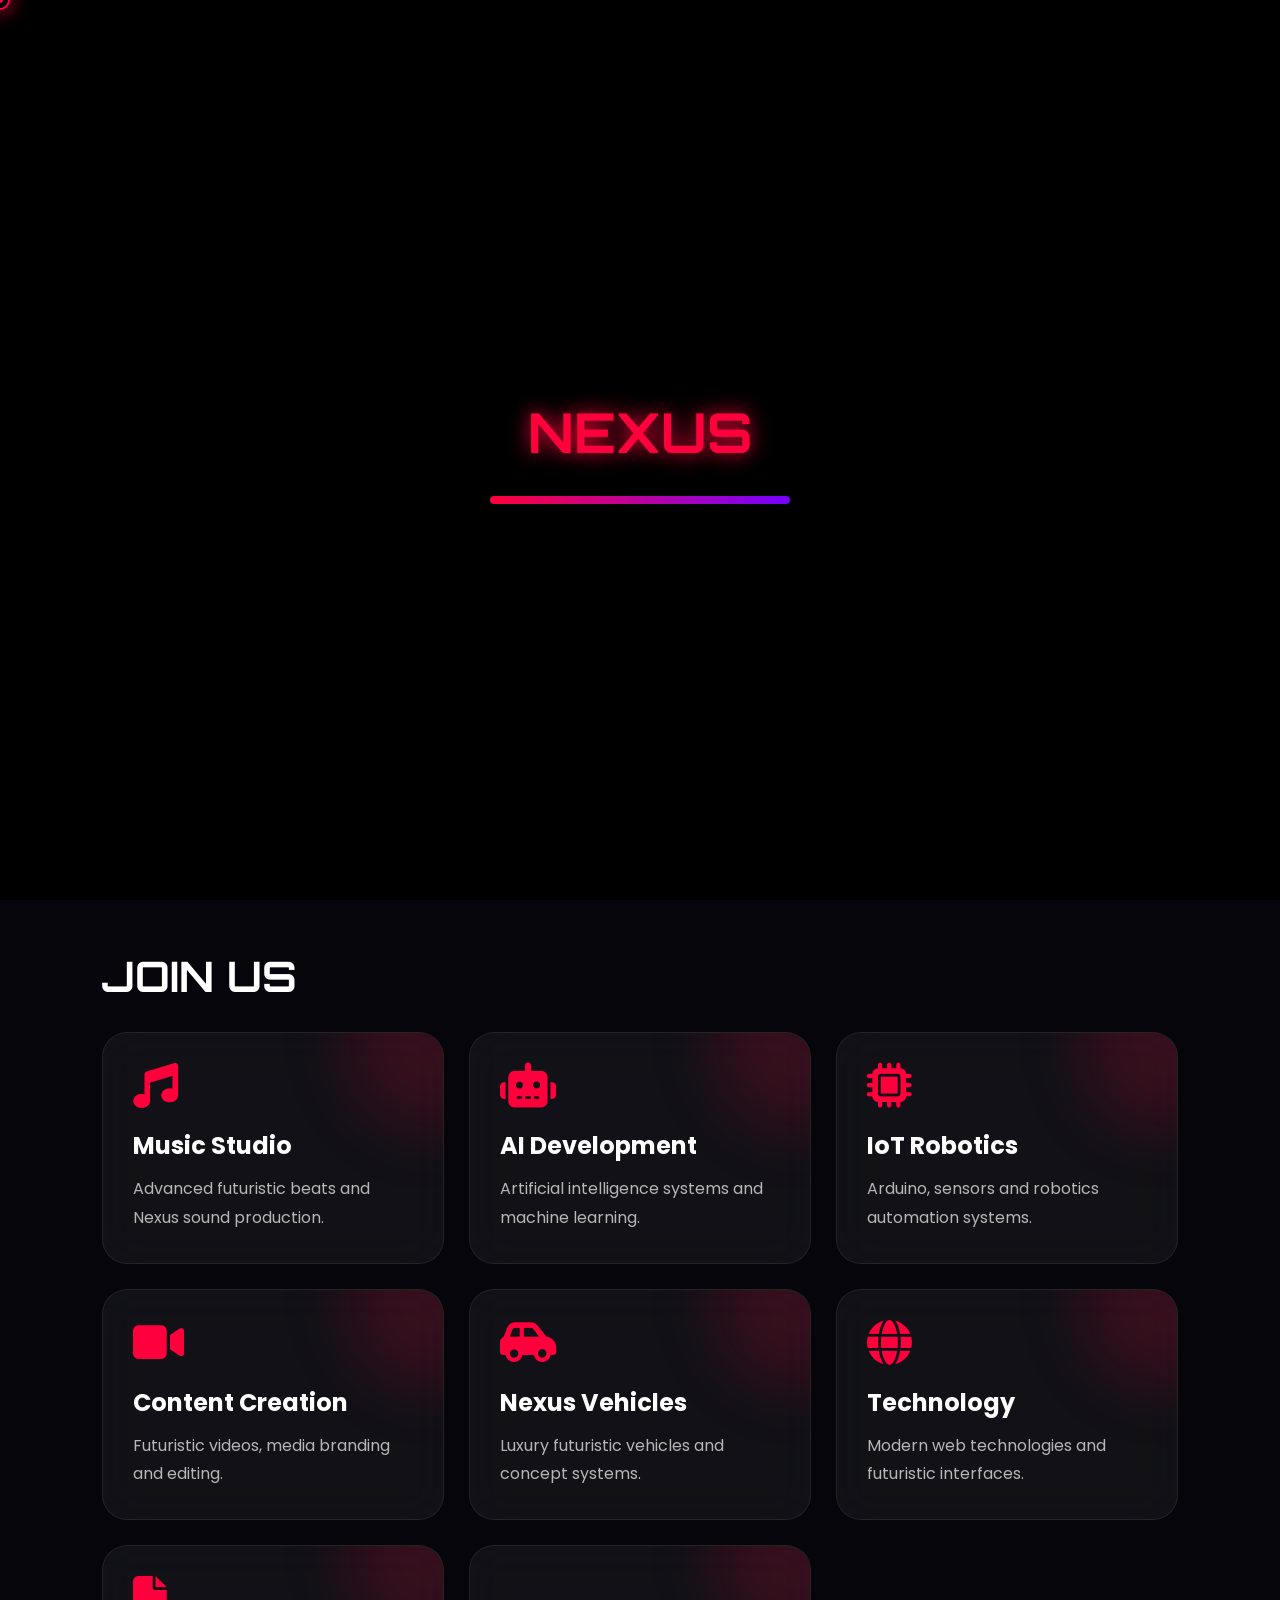
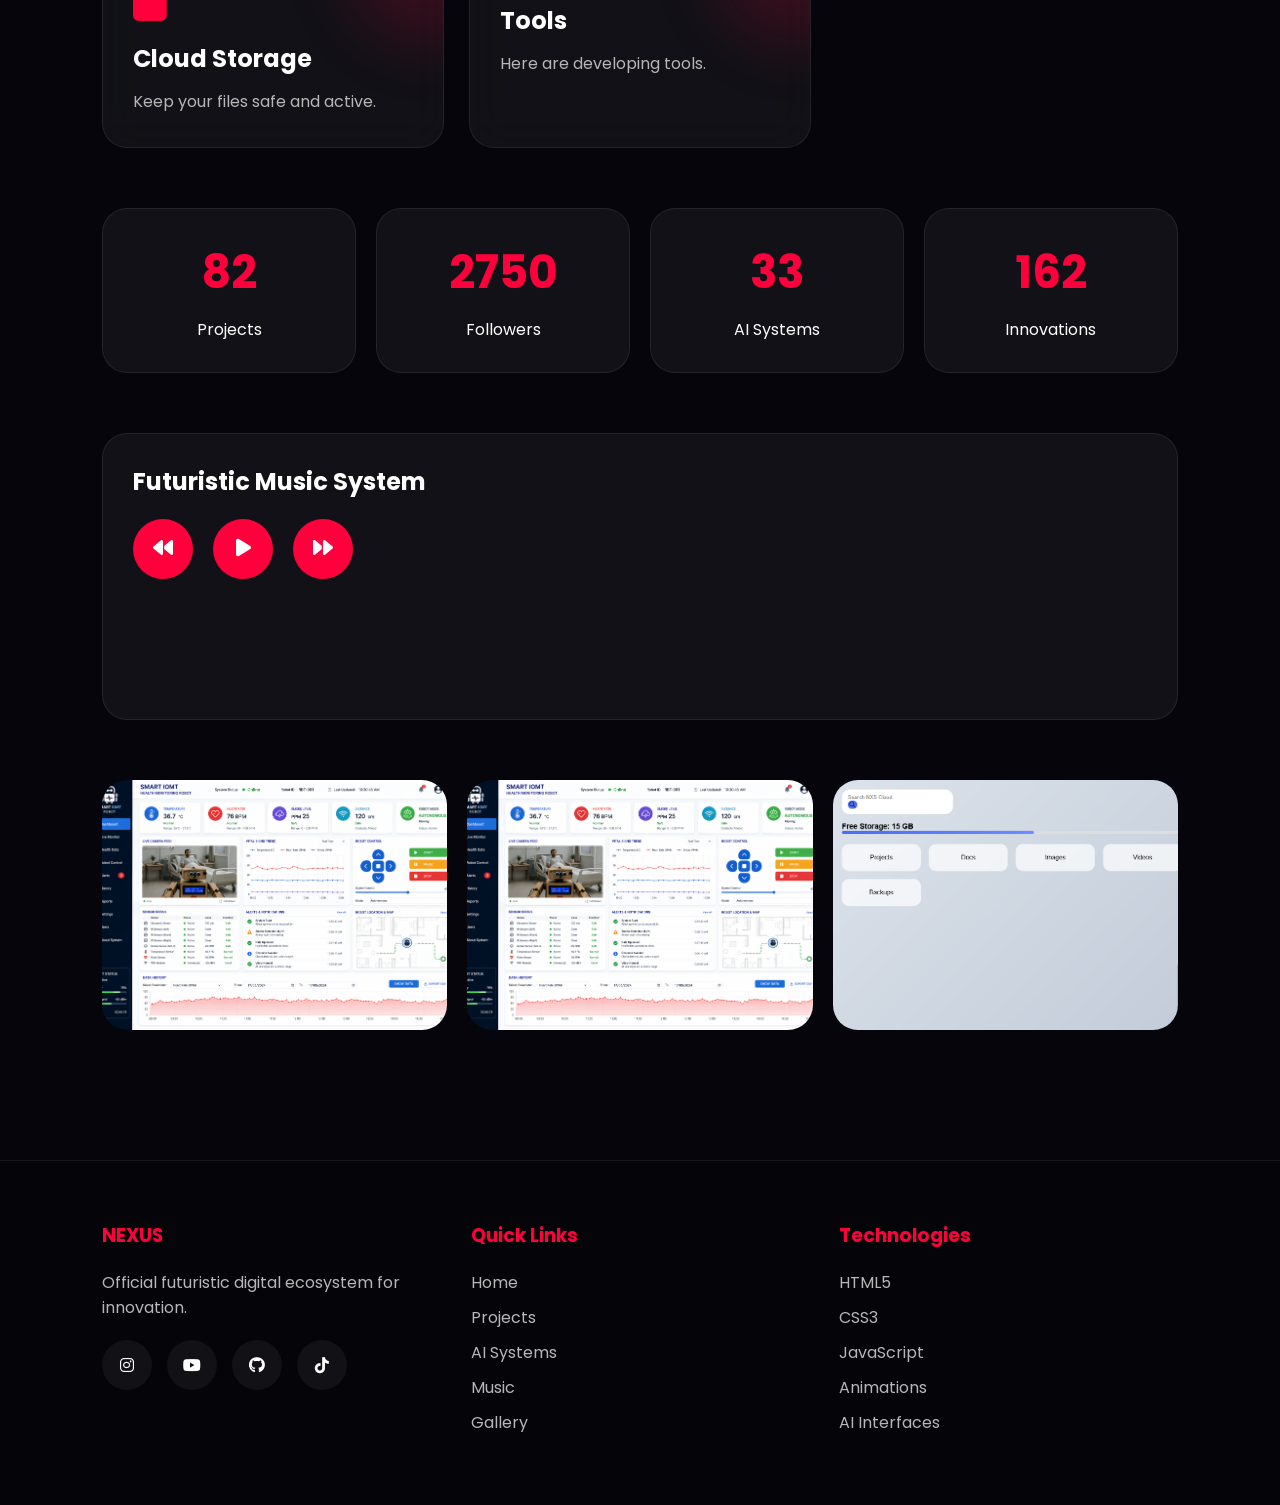
<file: index.html>
<!DOCTYPE html>
<html lang="en">
<head>
<meta charset="UTF-8">
<meta name="viewport" content="width=device-width, initial-scale=1.0">
<title>NEXUS Ultimate</title>
      <link rel="icon" type="image/png" href="favicon.png">
<link rel="stylesheet" href="official.css">
<link rel="stylesheet" href="https://cdnjs.cloudflare.com/ajax/libs/font-awesome/6.5.2/css/all.min.css">
<link href="https://fonts.googleapis.com/css2?family=Orbitron:wght@400;600;700;800&family=Poppins:wght@300;400;500;600&display=swap" rel="stylesheet">
<script src="official.js" defer></script>
<script src="nxsai.js" defer></script>
</head>
<body>

<div class="loader" id="loader">
<h1>NEXUS</h1>
<div class="loader-bar">
<div class="loader-fill"></div>
</div>
</div>

<div class="cursor"></div>
<div class="cursor2"></div>
<div class="grid"></div>
<div class="neon-bg"></div>
<canvas id="canvas"></canvas>

<nav>
<div class="logo">NEXUS</div>

<div class="nav-links">
<button class="nav-btn active" data-page="home"><i class="fa-solid fa-house"></i> Home</button>
<button class="nav-btn" data-page="about"><i class="fa-solid fa-user"></i> About</button>
<button class="nav-btn" data-page="music"><i class="fa-solid fa-music"></i> Music</button>
<button class="nav-btn" data-page="ai"><i class="fa-solid fa-robot"></i> AI</button>
<button class="nav-btn" data-page="gallery"><a href="music.html"><i class="fa-solid fa-image"></i></a> Gallery</button>
<button class="nav-btn" data-page="video"><i class="fa-solid fa-video"></i> Videos</button>
<button class="nav-btn" data-page="setting"><a href="settings.html"><i class="fa-solid fa-gear"></i>Settings</a></button>
<button class="nav-btn" data-page="login"><a href="nxslogin.html"><i class="fa-solid fa-key"></i>Login</a></button>
</div>
<div class="search-box">
<input type="text" id="searchInput" placeholder="Search activities...">
<i class="fa-solid fa-magnifying-glass"></i>
</div>
</nav>

<div class="sidebar">
<div class="side-icon nav-btn" data-page="home"><i class="fa-solid fa-house"></i></div>
<div class="side-icon nav-btn" data-page="music"><i class="fa-solid fa-music"></i></div>
<div class="side-icon nav-btn" data-page="ai"><i class="fa-solid fa-robot"></i></div>
<div class="side-icon nav-btn" data-page="video"><i class="fa-solid fa-video"></i></div>
<div class="side-icon nav-btn" data-page="iot"><i class="fa-solid fa-microchip"></i></div>
<div class="side-icon nav-btn" data-page="login"><i class="fa-solid fa-key"></i></div>
<div class="side-icon nav-btn" data-page="setting"><a href="settings/settings.html"><i class="fa-solid fa-gear"></i></a></div>
</div>
<section class="hero">
<div>
<h1>WELCOME TO <span>NEXUS</span></h1>
<p>
Official futuristic platform representing AI systems,
IoT robotics, music production, coding innovations,
content creation and futuristic technologies.
</p>

<div class="hero-buttons">
<button class="primary">Explore Now</button>
<button class="secondary">View Projects</button>
</div>
</div>

<div>
<div class="orb"></div>
</div>
</section>
<section id="dynamicContent" class="dynamic-content">
</section>
<section class="dashboard">
<h1 class="section-title">JOIN US</h1>

<div class="cards" id="cardsContainer">

<div class="card">
<i class="fa-solid fa-music"></i>
<h2>Music Studio</h2>
<p>Advanced futuristic beats and Nexus sound production.</p>
</div>

<div class="card">
<i class="fa-solid fa-robot"></i>
<h2>AI Development</h2>
<p>Artificial intelligence systems and machine learning.</p>
</div>

<div class="card">
<i class="fa-solid fa-microchip"></i>
<h2>IoT Robotics</h2>
<p>Arduino, sensors and robotics automation systems.</p>
</div>

<div class="card">
<i class="fa-solid fa-video"></i>
<h2>Content Creation</h2>
<p>Futuristic videos, media branding and editing.</p>
</div>

<div class="card">
<i class="fa-solid fa-car-side"></i>
<h2>Nexus Vehicles</h2>
<p>Luxury futuristic vehicles and concept systems.</p>
</div>

<div class="card">
<i class="fa-solid fa-globe"></i>
<h2>Technology</h2>
<p>Modern web technologies and futuristic interfaces.</p>
</div>

<div class="card">
<i class="fa-solid fa-file"></i>
<h2>Cloud Storage</h2>
<p>Keep your files safe and active.</p>
</div>

<div class="card">
<i class="fa-solid fa-scew-driver"></i>
<h2>Tools</h2>
<p>Here are developing tools.</p>
</div>


</div>

<div class="stats">
<div class="stat-box">
<h1 id="count1">0</h1>
<p>Projects</p>
</div>

<div class="stat-box">
<h1 id="count2">0</h1>
<p>Followers</p>
</div>

<div class="stat-box">
<h1 id="count3">0</h1>
<p>AI Systems</p>
</div>

<div class="stat-box">
<h1 id="count4">0</h1>
<p>Innovations</p>
</div>
</div>

<div class="music-player">
<h2>Futuristic Music System</h2>

<div class="player-controls">
<button><i class="fa-solid fa-backward"></i></button>
<button><i class="fa-solid fa-play"></i></button>
<button><i class="fa-solid fa-forward"></i></button>
</div>

<div class="visualizer">
<div class="bar"></div>
<div class="bar"></div>
<div class="bar"></div>
<div class="bar"></div>
<div class="bar"></div>
<div class="bar"></div>
<div class="bar"></div>
<div class="bar"></div>
</div>
</div>

<div class="gallery">
<div class="gallery-item">
<img src="nss1.png" alt="">
<div class="overlay"><h2>AI Interface</h2></div>
</div>

<div class="gallery-item">
<img src="nss1.png" alt="">
<div class="overlay"><h2>Robotics</h2></div>
</div>

<div class="gallery-item">
<img src="pic2.png" alt="">
<div class="overlay"><h2>Cloud Storage</h2></div>
</div>
</div>

</section>

<footer>
<div class="footer-grid">
<div class="footer-box">
<h3>NEXUS</h3>
<p>Official futuristic digital ecosystem for innovation.</p>
<div class="socials">
<i class="fab fa-instagram"></i>
<i class="fab fa-youtube"></i>
<i class="fab fa-github"></i>
<i class="fab fa-tiktok"></i>
</div>
</div>

<div class="footer-box">
<h3>Quick Links</h3>
<li>Home</li>
<li>Projects</li>
<li>AI Systems</li>
<li>Music</li>
<li>Gallery</li>
</div>

<div class="footer-box">
<h3>Technologies</h3>
<li>HTML5</li>
<li>CSS3</li>
<li>JavaScript</li>
<li>Animations</li>
<li>AI Interfaces</li>
</div>
</div>
</footer>

<div class="chat-box">
<div class="chat-header">
<i class="fa-solid fa-robot"></i>
<h3>Nexus AI</h3>
</div>
      <div class="chat-window" id="chatWindow"></div>
      <div class="chat-input">
          <input type="text" id="userInput"  placeholder="Talk to Nexus AI...">
          <button onclick="sendMessage()">Send</button>
      </div>

</div>
</body>
</html>
</file>
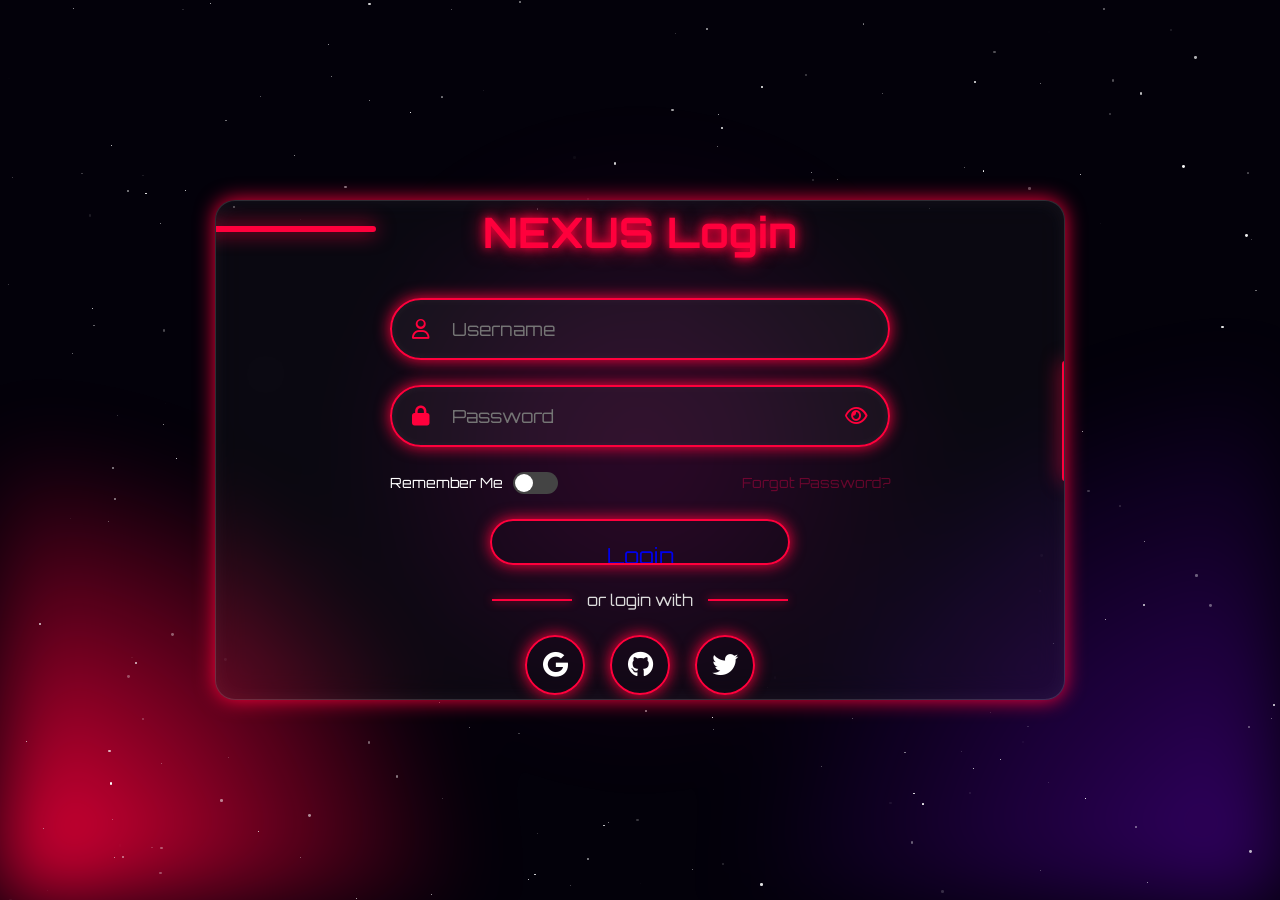
<file: nxslogin.html>
<!DOCTYPE html>
<html lang="en">
<head>
  <meta charset="UTF-8" />
  <meta name="viewport" content="width=device-width, initial-scale=1.0"/>
  <title>NEXUS-Login</title>

  <!-- Google Font -->
  <link rel="preconnect" href="https://fonts.googleapis.com">
  <link href="https://fonts.googleapis.com/css2?family=Orbitron:wght@400;600;700&display=swap" rel="stylesheet">
  <link rel="stylesheet" href="https://cdnjs.cloudflare.com/ajax/libs/font-awesome/6.5.1/css/all.min.css"/>

  <style>
    *{
      margin:0;
      padding:0;
      box-sizing:border-box;
      font-family:'Orbitron',sans-serif;
    }

    body{
      height:100vh;
      overflow:hidden;
      background:#03010a;
      display:flex;
      justify-content:center;
      align-items:center;
      position:relative;
    }

    /* Animated background */
    body::before{
      content:"";
      position:absolute;
      width:100%;
      height:100%;
      background:
      radial-gradient(circle at left bottom, #ff003c, transparent 30%),
      radial-gradient(circle at right bottom, rgba(132,0,255,.4), transparent 35%),
      radial-gradient(circle at center, rgba(255,0,180,.15), transparent 40%);
      filter:blur(40px);
      animation:bgMove 10s infinite alternate ease-in-out;
    }

    @keyframes bgMove{
      0%{
        transform:scale(1) translateY(0px);
      }
      100%{
        transform:scale(1.1) translateY(-20px);
      }
    }

    /* Stars */
    .stars{
      position:absolute;
      width:100%;
      height:100%;
      overflow:hidden;
      z-index:0;
    }

    .stars span{
      position:absolute;
      width:2px;
      height:2px;
      background:white;
      border-radius:50%;
      animation:twinkle linear infinite;
    }

    @keyframes twinkle{
      from{
        opacity:.2;
        transform:translateY(0px);
      }
      to{
        opacity:1;
        transform:translateY(-10px);
      }
    }

    /* Main Glass Card */
    .container{
      position:relative;
      width:850px;
      max-width:95%;
      height:500px;
      background:rgba(255,255,255,0.03);
      border:1px solid rgba(255,255,255,0.15);
      backdrop-filter:blur(15px);
      border-radius:20px;
      box-shadow:
      0 0 20px #ff003c,
      inset 0 0 20px rgba(255,255,255,.05);
      z-index:5;
      overflow:hidden;
      animation:float 5s infinite ease-in-out;
    }

    @keyframes float{
      0%,100%{
        transform:translateY(0px);
      }
      50%{
        transform:translateY(-10px);
      }
    }

    /* Neon border effects */
    .container::before{
      content:"";
      position:absolute;
      top:25px;
      left:-20px;
      width:180px;
      height:6px;
      background: #ff003c;
      border-radius:10px;
      box-shadow:0 0 20px  #ff003c;
    }

    .container::after{
      content:"";
      position:absolute;
      right:-4px;
      top:160px;
      width:6px;
      height:120px;
      background: #ff003c;
      border-radius:10px;
      box-shadow:0 0 20px  #ff003c;
    }

    .login-box{
      position:absolute;
      width:100%;
      height:100%;
      display:flex;
      flex-direction:column;
      justify-content:center;
      align-items:center;
      padding:40px;
      z-index:2;
    }

    .title{
      color: #ff003c;
      font-size:42px;
      margin-bottom:40px;
      text-shadow:
      0 0 10px  #ff003c,
      0 0 20px  #ff003c;
      animation:glow 2s infinite alternate;
    }

    @keyframes glow{
      from{
        text-shadow:0 0 10px  #ff003c;
      }
      to{
        text-shadow:
        0 0 20px  #ff003c,
        0 0 40px  #ff003c;
      }
    }

    .input-box{
      width:500px;
      max-width:100%;
      margin-bottom:25px;
      position:relative;
    }

    .input-box input{
      width:100%;
      padding:18px 60px;
      border:none;
      outline:none;
      border-radius:50px;
      background:rgba(255,255,255,0.04);
      color:white;
      font-size:18px;
      border:2px solid  #ff003c;
      box-shadow:
      0 0 15px #ff003c,
      inset 0 0 10px rgba(255,255,255,.05);
      transition:.4s;
    }

    .input-box input:focus{
      transform:scale(1.03);
      box-shadow:
      0 0 25px  #ff003c,
      inset 0 0 15px rgba(255,255,255,.1);
    }

    .input-box i{
      position:absolute;
      top:50%;
      transform:translateY(-50%);
      color: #ff003c;
      font-size:20px;
    }

    .input-box .left-icon{
      left:22px;
    }

    .input-box .toggle{
      right:22px;
      cursor:pointer;
    }

    .options{
      width:500px;
      max-width:100%;
      display:flex;
      justify-content:space-between;
      align-items:center;
      margin-bottom:25px;
      color:white;
      font-size:14px;
    }

    .remember{
      display:flex;
      align-items:center;
      gap:10px;
    }

    .switch{
      width:45px;
      height:22px;
      background:#444;
      border-radius:20px;
      position:relative;
      cursor:pointer;
      transition:.3s;
    }

    .switch::before{
      content:"";
      position:absolute;
      width:18px;
      height:18px;
      background:white;
      border-radius:50%;
      top:2px;
      left:2px;
      transition:.3s;
    }

    .switch.active{
      background: #ff003c;
      box-shadow:0 0 15px  #ff003c;
    }

    .switch.active::before{
      left:24px;
    }

    .forgot{
      color: rgba(255,0,80,.35);
      cursor:pointer;
      transition:.3s;
    }

    .forgot:hover{
      text-shadow:0 0 10px  #ff003c;
    }

    .btn{
      width:300px;
      padding:21px;
      border:none;
      border-radius:50px;
      font-size:22px;
      background:transparent;
      color:white;
      border:2px solid  #ff003c;
      cursor:pointer;
      transition:.4s;
      box-shadow:0 0 15px #ff003c;
      position:relative;
      overflow:hidden;
    }

    .btn::before{
      content:"";
      position:absolute;
      top:0;
      left:-100%;
      width:100%;
      height:100%;
      background:linear-gradient(90deg,transparent,rgba(255,255,255,.3),transparent);
      transition:.5s;
    }

    .btn:hover::before{
      left:100%;
    }

    .btn:hover{
      background: #ff003c;
      box-shadow:
      0 0 20px  #ff003c,
      0 0 40px  #ff003c;
      transform:scale(1.05);
    }

    .social-text{
      margin-top:25px;
      color:#ddd;
      position:relative;
      display:flex;
      align-items:center;
      gap:15px;
    }

    .social-text::before,
    .social-text::after{
      content:"";
      width:80px;
      height:2px;
      background: #ff003c;
      box-shadow:0 0 10px  #ff003c;
    }

    .social-icons{
      display:flex;
      gap:25px;
      margin-top:25px;
    }

    .icon{
      width:60px;
      height:60px;
      border-radius:50%;
      display:flex;
      justify-content:center;
      align-items:center;
      border:2px solid  #ff003c;
      color:white;
      font-size:26px;
      cursor:pointer;
      transition:.4s;
      position:relative;
      overflow:hidden;
      box-shadow:0 0 15px #ff003c;
    }

    .icon:hover{
      transform:translateY(-10px) scale(1.1) rotate(10deg);
      background: #ff003c;
      box-shadow:
      0 0 20px  #ff003c,
      0 0 50px  #ff003c;
    }

    /* Pulse animation */
    .pulse{
      animation:pulse 2s infinite;
    }

    @keyframes pulse{
      0%{
        box-shadow:0 0 10px  #ff003c;
      }
      50%{
        box-shadow:0 0 30px  #ff003c;
      }
      100%{
        box-shadow:0 0 10px  #ff003c;
      }
    }

    /* Responsive */
    @media(max-width:700px){

      .title{
        font-size:30px;
      }

      .input-box input{
        padding:15px 50px;
      }

      .btn{
        width:100%;
      }

      .options{
        flex-direction:column;
        gap:15px;
      }
    }

  </style>
</head>
<body>

  <!-- Stars -->
  <div class="stars"></div>

  <!-- Main Container -->
  <div class="container">

    <div class="login-box">

      <h1 class="title">NEXUS Login</h1>

      <!-- Username -->
      <div class="input-box">
        <i class="fa-regular fa-user left-icon"></i>
        <input type="text" placeholder="Username">
      </div>

      <!-- Password -->
      <div class="input-box">
        <i class="fa-solid fa-lock left-icon"></i>
        <input type="password" id="password" placeholder="Password">
        <i class="fa-regular fa-eye toggle" id="togglePassword"></i>
      </div>

      <!-- Options -->
      <div class="options">

        <div class="remember">
          <span>Remember Me</span>
          <div class="switch" id="switch"></div>
        </div>

        <div class="forgot">
          Forgot Password?
        </div>

      </div>

      <!-- Button -->
      <button class="btn pulse"><a href="nxs/oficial.html">Login</a></button>

      <!-- Social -->
      <div class="social-text">
        or login with
      </div>

      <div class="social-icons">

        <div class="icon">
          <i class="fa-brands fa-google"></i>
        </div>

        <div class="icon">
          <i class="fa-brands fa-github"></i>
        </div>

        <div class="icon">
          <i class="fa-brands fa-twitter"></i>
        </div>

      </div>

    </div>

  </div>

  <script>

    // Password Toggle
    const toggle = document.getElementById("togglePassword");
    const password = document.getElementById("password");

    toggle.addEventListener("click", () => {

      const type =
      password.getAttribute("type") === "password"
      ? "text"
      : "password";

      password.setAttribute("type", type);

      toggle.classList.toggle("fa-eye");
      toggle.classList.toggle("fa-eye-slash");

    });

    // Remember switch
    const switchBtn = document.getElementById("switch");

    switchBtn.addEventListener("click", () => {
      switchBtn.classList.toggle("active");
    });

    // Generate stars dynamically
    const stars = document.querySelector(".stars");

    for(let i = 0; i < 250; i++){

      let star = document.createElement("span");

      let size = Math.random() * 3;

      star.style.width = size + "px";
      star.style.height = size + "px";

      star.style.left = Math.random() * window.innerWidth + "px";
      star.style.top = Math.random() * window.innerHeight + "px";

      star.style.animationDuration =
      (Math.random() * 3 + 2) + "s";

      star.style.opacity = Math.random();

      stars.appendChild(star);
    }

    // Mouse glow effect
    document.addEventListener("mousemove",(e)=>{

      const glow = document.createElement("div");

      glow.style.position = "fixed";
      glow.style.left = e.clientX + "px";
      glow.style.top = e.clientY + "px";
      glow.style.width = "10px";
      glow.style.height = "10px";
      glow.style.borderRadius = "50%";
      glow.style.background = "#ff003c";
      glow.style.pointerEvents = "none";
      glow.style.boxShadow = "0 0 20px  #ff003c";
      glow.style.zIndex = "999";
      glow.style.opacity = ".8";

      document.body.appendChild(glow);

      setTimeout(()=>{
        glow.remove();
      },300);

    });

    // Login animation
    const btn = document.querySelector(".btn");

    btn.addEventListener("click",()=>{

      btn.innerHTML = "Checking...";

      btn.style.letterSpacing = "3px";

      setTimeout(()=>{

        btn.innerHTML = "Welcome//";

        btn.style.background = "#6600ff";
        btn.style.borderColor = "#6600ff";
        btn.style.boxShadow = "0 0 30px #6600ff";

      },2000);

    });

  </script>

</body>
</html>
</file>
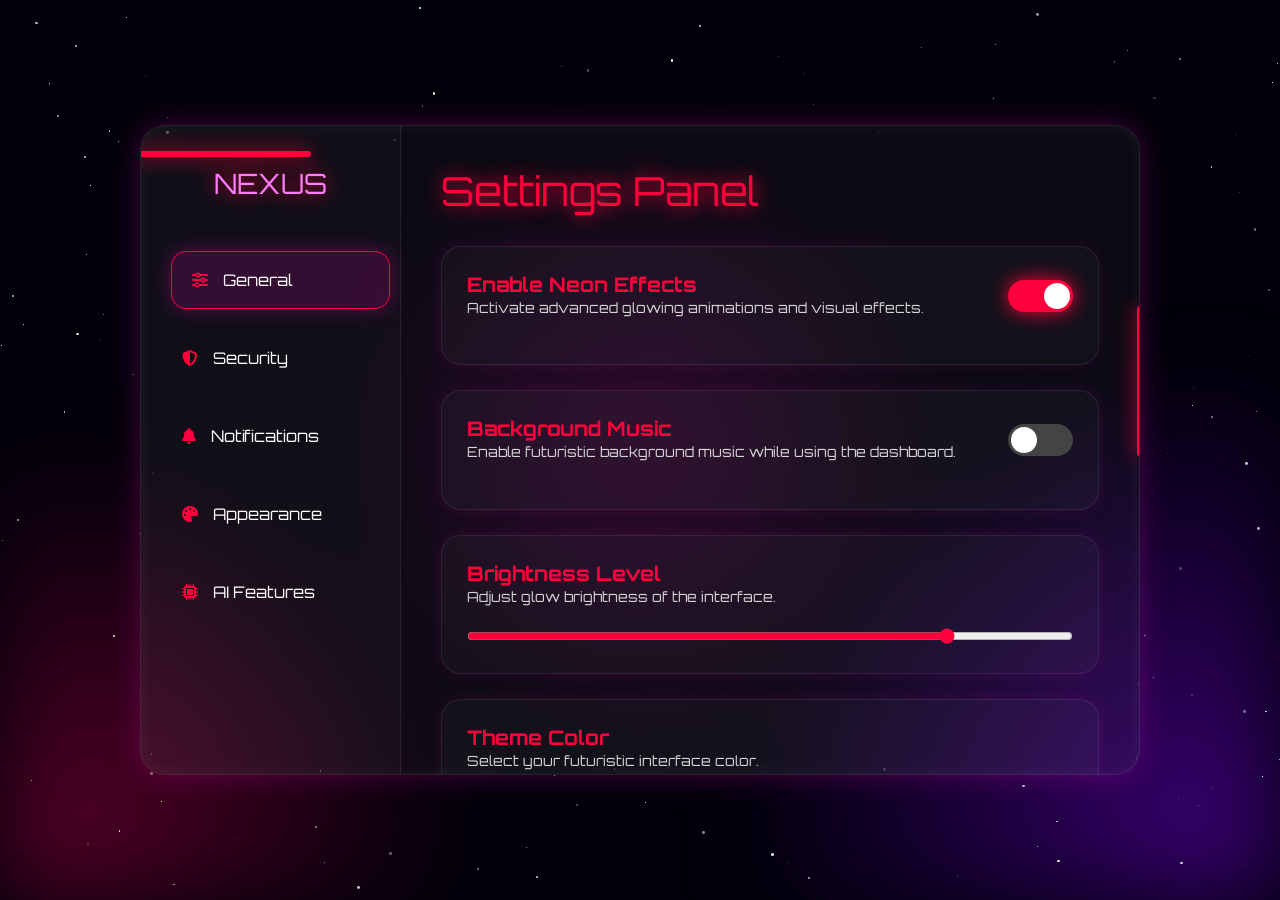
<file: settings.html>
<!DOCTYPE html>
<html lang="en">
<head>
<meta charset="UTF-8">
<meta name="viewport" content="width=device-width, initial-scale=1.0">

<title>NEXUS-Settings</title>

<link rel="preconnect" href="https://fonts.googleapis.com">
<link href="https://fonts.googleapis.com/css2?family=Orbitron:wght@400;500;700&display=swap" rel="stylesheet">

<link rel="stylesheet"
href="https://cdnjs.cloudflare.com/ajax/libs/font-awesome/6.5.1/css/all.min.css"/>

<style>

*{
    margin:0;
    padding:0;
    box-sizing:border-box;
    font-family:'Orbitron',sans-serif;
}

body{
    height:100vh;
    overflow:hidden;
    background:#02010a;
    display:flex;
    justify-content:center;
    align-items:center;
    position:relative;
    color:white;
}

/* Background Effects */

body::before{
    content:"";
    position:absolute;
    width:100%;
    height:100%;
    background:
    radial-gradient(circle at left bottom,
    rgba(255,0,100,.4),transparent 30%),

    radial-gradient(circle at right bottom,
    rgba(132,0,255,.5),transparent 35%),

    radial-gradient(circle at center,
    rgba(255,0,200,.15),transparent 40%);
    
    filter:blur(50px);
    animation:bgMove 10s infinite alternate ease-in-out;
}

@keyframes bgMove{
    0%{
        transform:scale(1);
    }
    100%{
        transform:scale(1.1) translateY(-20px);
    }
}

/* Stars */

.stars{
    position:absolute;
    width:100%;
    height:100%;
    overflow:hidden;
}

.stars span{
    position:absolute;
    width:2px;
    height:2px;
    background:white;
    border-radius:50%;
    animation:twinkle linear infinite;
}

@keyframes twinkle{
    from{
        opacity:.2;
        transform:translateY(0);
    }
    to{
        opacity:1;
        transform:translateY(-10px);
    }
}

/* Main Panel */

.settings-panel{
    position:relative;
    width:1000px;
    max-width:95%;
    height:650px;
    background:rgba(255,255,255,.04);
    border:1px solid rgba(255,255,255,.1);
    backdrop-filter:blur(15px);
    border-radius:25px;
    overflow:hidden;
    box-shadow:
    0 0 30px rgba(255,0,200,.25),
    inset 0 0 20px rgba(255,255,255,.05);
    display:flex;
    z-index:10;
}

/* Neon Borders */

.settings-panel::before{
    content:"";
    position:absolute;
    top:25px;
    left:-10px;
    width:180px;
    height:6px;
    background:#ff003c;
    border-radius:20px;
    box-shadow:0 0 20px #ff003c;
}

.settings-panel::after{
    content:"";
    position:absolute;
    right:-4px;
    top:180px;
    width:6px;
    height:150px;
    background:#ff003c;
    border-radius:20px;
    box-shadow:0 0 20px #ff003c;
}

/* Sidebar */

.sidebar{
    width:260px;
    height:100%;
    border-right:1px solid rgba(255,255,255,.08);
    padding:40px 20px;
    background:rgba(255,255,255,.02);
}

.logo{
    font-size:28px;
    color:#ff7dfb;
    text-align:center;
    margin-bottom:50px;
    text-shadow:0 0 20px #ff003c;
}

.menu{
    display:flex;
    flex-direction:column;
    gap:20px;
}

.menu-item{
    padding:18px 20px;
    border-radius:15px;
    cursor:pointer;
    transition:.4s;
    display:flex;
    align-items:center;
    gap:15px;
    border:1px solid transparent;
}

.menu-item:hover,
.menu-item.active{
    background:rgba(255,0,200,.15);
    border:1px solid #ff003c;
    box-shadow:0 0 20px rgba(255,0,200,.3);
    transform:translateX(10px);
}

.menu-item i{
    color:#ff003c;
}

/* Main Content */

.content{
    flex:1;
    padding:40px;
    overflow-y:auto;
}

.title{
    font-size:40px;
    margin-bottom:30px;
    color:#ff003c;
    text-shadow:0 0 20px #ff003c;
}

/* Cards */

.card{
    width:100%;
    background:rgba(255,255,255,.03);
    border:1px solid rgba(255,255,255,.08);
    border-radius:20px;
    padding:25px;
    margin-bottom:25px;
    box-shadow:
    0 0 15px rgba(255,0,200,.12);
    transition:.4s;
}

.card:hover{
    transform:translateY(-5px);
    box-shadow:
    0 0 30px rgba(255,0,200,.25);
}

.card-top{
    display:flex;
    justify-content:space-between;
    align-items:center;
    margin-bottom:20px;
}

.card h3{
    color:#ff003c;
    font-size:20px;
}

.card p{
    color:#d5d5d5;
    font-size:14px;
    line-height:1.6;
}

/* Toggle */

.toggle{
    width:65px;
    height:32px;
    border-radius:30px;
    background:#444;
    position:relative;
    cursor:pointer;
    transition:.4s;
}

.toggle::before{
    content:"";
    position:absolute;
    width:26px;
    height:26px;
    background:white;
    border-radius:50%;
    top:3px;
    left:3px;
    transition:.4s;
}

.toggle.active{
    background:#ff003c;
    box-shadow:0 0 20px #ff003c;
}

.toggle.active::before{
    left:36px;
}

/* Range Slider */

.range-box{
    margin-top:20px;
}

.range-box input{
    width:100%;
    accent-color:#ff003c;
}

/* Theme Colors */

.colors{
    display:flex;
    gap:15px;
    margin-top:20px;
}

.color{
    width:45px;
    height:45px;
    border-radius:50%;
    cursor:pointer;
    transition:.4s;
    border:3px solid transparent;
}

.color:hover{
    transform:scale(1.2);
}

.color.active{
    border-color:white;
    box-shadow:0 0 20px white;
}

.pink{
    background:#ff003c;
}

.blue{
    background:#00bfff;
}

.green{
    background:#00ff99;
}

.orange{
    background:#ff8800;
}

/* Buttons */

.save-btn{
    margin-top:20px;
    width:100%;
    padding:18px;
    border:none;
    border-radius:50px;
    background:transparent;
    border:2px solid #ff003c;
    color:white;
    font-size:18px;
    cursor:pointer;
    transition:.4s;
    box-shadow:0 0 15px rgba(255,0,200,.25);
}

.save-btn:hover{
    background:#ff003c;
    transform:scale(1.03);
    box-shadow:
    0 0 20px #ff003c,
    0 0 50px #ff003c;
}

/* Notification */

.notification{
    position:absolute;
    top:30px;
    right:30px;
    background:#00ff99;
    color:black;
    padding:15px 25px;
    border-radius:15px;
    font-weight:bold;
    transform:translateX(400px);
    transition:.5s;
    z-index:100;
}

.notification.show{
    transform:translateX(0);
}

/* Responsive */

@media(max-width:900px){

    .settings-panel{
        flex-direction:column;
        height:auto;
    }

    .sidebar{
        width:100%;
        border-right:none;
        border-bottom:1px solid rgba(255,255,255,.08);
    }

    .menu{
        flex-direction:row;
        flex-wrap:wrap;
        justify-content:center;
    }

    .content{
        padding:20px;
    }
}

</style>
</head>
<body>

<div class="stars"></div>

<div class="notification" id="notification">
    Settings Saved Successfully
</div>

<div class="settings-panel">

    <!-- Sidebar -->

    <div class="sidebar">

        <div class="logo">
            NEXUS
        </div>

        <div class="menu">

            <div class="menu-item active">
                <i class="fa-solid fa-sliders"></i>
                General
            </div>

            <div class="menu-item">
                <i class="fa-solid fa-shield-halved"></i>
                Security
            </div>

            <div class="menu-item">
                <i class="fa-solid fa-bell"></i>
                Notifications
            </div>

            <div class="menu-item">
                <i class="fa-solid fa-palette"></i>
                Appearance
            </div>

            <div class="menu-item">
                <i class="fa-solid fa-microchip"></i>
                AI Features
            </div>

        </div>

    </div>

    <!-- Content -->

    <div class="content">

        <div class="title">
            Settings Panel
        </div>

        <!-- Card -->

        <div class="card">

            <div class="card-top">
                <div>
                    <h3>Enable Neon Effects</h3>
                    <p>Activate advanced glowing animations and visual effects.</p>
                </div>

                <div class="toggle active"></div>
            </div>

        </div>

        <!-- Card -->

        <div class="card">

            <div class="card-top">
                <div>
                    <h3>Background Music</h3>
                    <p>Enable futuristic background music while using the dashboard.</p>
                </div>

                <div class="toggle"></div>
            </div>

        </div>

        <!-- Card -->

        <div class="card">

            <div class="card-top">
                <div>
                    <h3>Brightness Level</h3>
                    <p>Adjust glow brightness of the interface.</p>
                </div>
            </div>

            <div class="range-box">
                <input type="range" min="0" max="100" value="80">
            </div>

        </div>

        <!-- Theme -->

        <div class="card">

            <div class="card-top">
                <div>
                    <h3>Theme Color</h3>
                    <p>Select your futuristic interface color.</p>
                </div>
            </div>

            <div class="colors">

                <div class="color pink active"></div>
                <div class="color blue"></div>
                <div class="color green"></div>
                <div class="color orange"></div>

            </div>

        </div>

        <!-- AI -->

        <div class="card">

            <div class="card-top">
                <div>
                    <h3>AI Assistant Mode</h3>
                    <p>Enable smart futuristic assistant recommendations.</p>
                </div>

                <div class="toggle active"></div>
            </div>

        </div>

        <!-- Button -->

        <button class="save-btn" id="saveBtn">
            SAVE SETTINGS
        </button>

    </div>

</div>

<script>

/* Generate Stars */

const stars = document.querySelector(".stars");

for(let i=0;i<250;i++){

    let star = document.createElement("span");

    let size = Math.random()*3;

    star.style.width = size+"px";
    star.style.height = size+"px";

    star.style.left = Math.random()*window.innerWidth+"px";
    star.style.top = Math.random()*window.innerHeight+"px";

    star.style.animationDuration =
    (Math.random()*3+2)+"s";

    star.style.opacity = Math.random();

    stars.appendChild(star);
}

/* Toggle */

const toggles = document.querySelectorAll(".toggle");

toggles.forEach(toggle=>{

    toggle.addEventListener("click",()=>{

        toggle.classList.toggle("active");

    });

});

/* Theme Selector */

const colors = document.querySelectorAll(".color");

colors.forEach(color=>{

    color.addEventListener("click",()=>{

        colors.forEach(c=>c.classList.remove("active"));

        color.classList.add("active");

        let selected =
        window.getComputedStyle(color).backgroundColor;

        document.documentElement.style.setProperty(
        '--main-color', selected);

    });

});

/* Save Button */

const saveBtn = document.getElementById("saveBtn");
const notification = document.getElementById("notification");

saveBtn.addEventListener("click",()=>{

    saveBtn.innerHTML = "SAVING...";

    saveBtn.style.letterSpacing = "3px";

    setTimeout(()=>{

        saveBtn.innerHTML = "SETTINGS SAVED";

        notification.classList.add("show");

        setTimeout(()=>{

            notification.classList.remove("show");

        },3000);

    },1500);

});

/* Mouse Glow */

document.addEventListener("mousemove",(e)=>{

    const glow = document.createElement("div");

    glow.style.position = "fixed";
    glow.style.left = e.clientX+"px";
    glow.style.top = e.clientY+"px";
    glow.style.width = "10px";
    glow.style.height = "10px";
    glow.style.borderRadius = "50%";
    glow.style.background = "#ff003c";
    glow.style.pointerEvents = "none";
    glow.style.boxShadow = "0 0 20px #ff003c";
    glow.style.zIndex = "999";
    glow.style.opacity = ".7";

    document.body.appendChild(glow);

    setTimeout(()=>{

        glow.remove();

    },300);

});

</script>

</body>
</html>
</file>
<file: official.css>
*{
margin:0;
padding:0;
box-sizing:border-box;
scroll-behavior:smooth;
}

:root{
--main:#ff003c;
--dark:#05050b;
--dark2:#0e0e18;
--light:#ffffff;
--soft:#b7b7b7;
--glass:rgba(255,255,255,0.05);
}

body{
background:var(--dark);
font-family:'Poppins',sans-serif;
overflow-x:hidden;
color:white;
cursor:none;
}

/* CUSTOM CURSOR */

.cursor{
width:20px;
height:20px;
border:2px solid var(--main);
border-radius:50%;
position:fixed;
transform:translate(-50%,-50%);
pointer-events:none;
z-index:999999;
box-shadow:0 0 20px var(--main);
transition:transform .1s;
}

.cursor2{
width:6px;
height:6px;
background:var(--main);
border-radius:50%;
position:fixed;
transform:translate(-50%,-50%);
pointer-events:none;
z-index:999999;
}
a{
color:white;
}
/* LOADER */

.loader{
position:fixed;
inset:0;
background:#000;
display:flex;
flex-direction:column;
align-items:center;
justify-content:center;
z-index:99999;
}

.loader h1{
font-size:55px;
font-family:'Orbitron',sans-serif;
color:var(--main);
text-shadow:0 0 20px var(--main);
animation:pulse 2s infinite;
}

.loader-bar{
width:300px;
height:8px;
background:#111;
border-radius:20px;
margin-top:30px;
overflow:hidden;
}

.loader-fill{
width:0%;
height:100%;
background:linear-gradient(90deg,#ff003c,#7700ff);
box-shadow:0 0 20px var(--main);
animation:load 5s linear forwards;
}

@keyframes load{
100%{width:100%;}
}

@keyframes pulse{
0%{opacity:.5;}
50%{opacity:1;}
100%{opacity:.5;}
}

/* BACKGROUND */

canvas{
position:fixed;
inset:0;
z-index:-2;
}

.grid{
position:fixed;
inset:0;
background-image:
linear-gradient(rgba(255,255,255,0.04) 1px, transparent 1px),
linear-gradient(90deg, rgba(255,255,255,0.04) 1px, transparent 1px);
background-size:40px 40px;
z-index:-1;
animation:gridMove 10s linear infinite;
}

@keyframes gridMove{
100%{transform:translateY(40px);}
}

.neon-bg{
position:fixed;
width:800px;
height:800px;
background:radial-gradient(circle,var(--main),transparent 70%);
filter:blur(120px);
opacity:.15;
z-index:-1;
animation:float 8s ease-in-out infinite;
}

@keyframes float{
50%{transform:translate(100px,-80px) scale(1.2);}
}

/* NAVBAR */

nav{
position:fixed;
top:0;
left:0;
width:100%;
height:80px;
display:flex;
align-items:center;
justify-content:space-between;
padding:0 4%;
background:rgba(0,0,0,.35);
backdrop-filter:blur(20px);
border-bottom:1px solid rgba(255,255,255,.08);
z-index:1000;
}

.logo{
font-size:35px;
font-family:'Orbitron',sans-serif;
font-weight:800;
letter-spacing:4px;
color:var(--main);
text-shadow:0 0 20px var(--main);
}

.nav-links{
display:flex;
gap:15px;
}

.nav-links button{
padding:13px 18px;
background:transparent;
border:none;
color:white;
border-radius:12px;
font-size:15px;
transition:.4s;
cursor:pointer;
}

.nav-links button:hover,
.nav-links button.active{
background:rgba(255,0,60,.15);
box-shadow:0 0 20px rgba(255,0,60,.5);
transform:translateY(-3px);
}

.search-box{
width:300px;
background:rgba(255,255,255,.05);
border:1px solid rgba(255,255,255,.1);
display:flex;
align-items:center;
border-radius:40px;
overflow:hidden;
}

.search-box input{
width:100%;
padding:13px;
background:transparent;
border:none;
outline:none;
color:white;
}

.search-box i{
padding:15px;
color:var(--main);
}

/* SIDEBAR */

.sidebar{
position:fixed;
left:20px;
top:50%;
transform:translateY(-50%);
display:flex;
flex-direction:column;
gap:15px;
z-index:999;
}

.side-icon{
width:55px;
height:55px;
border-radius:18px;
display:flex;
align-items:center;
justify-content:center;
background:rgba(255,255,255,.05);
backdrop-filter:blur(10px);
font-size:20px;
transition:.4s;
cursor:pointer;
}

.side-icon:hover{
background:var(--main);
transform:scale(1.1) rotate(8deg);
box-shadow:0 0 25px var(--main);
}

/* HERO */

.hero{
min-height:100vh;
padding:130px 8% 50px;
display:grid;
grid-template-columns:1fr 1fr;
gap:50px;
align-items:center;
}

.hero h1{
font-size:85px;
font-family:'Orbitron',sans-serif;
line-height:1.1;
margin-bottom:20px;
}

.hero h1 span{
color:var(--main);
text-shadow:0 0 30px var(--main);
}

.hero p{
color:var(--soft);
font-size:18px;
line-height:1.8;
margin-bottom:35px;
}

.hero-buttons{
display:flex;
gap:20px;
}

.hero-buttons button{
padding:16px 30px;
border:none;
border-radius:16px;
font-weight:600;
font-size:16px;
cursor:pointer;
transition:.4s;
}

.primary{
background:var(--main);
color:white;
box-shadow:0 0 25px rgba(255,0,60,.5);
}

.secondary{
background:rgba(255,255,255,.05);
color:white;
border:1px solid rgba(255,255,255,.1);
}

.hero-buttons button:hover{
transform:translateY(-5px) scale(1.03);
}

.orb{
width:500px;
height:500px;
border-radius:50%;
background:radial-gradient(circle,#ff0055,#6600ff,#05050b);
filter:blur(20px);
animation:spin 10s linear infinite;
margin:auto;
}

@keyframes spin{
100%{transform:rotate(360deg);}
}

/* PANELS */

.dashboard{
padding:50px 8%;
}

.section-title{
font-size:42px;
font-family:'Orbitron',sans-serif;
margin-bottom:30px;
}

.cards{
display:grid;
grid-template-columns:repeat(auto-fit,minmax(260px,1fr));
gap:25px;
}

.card{
background:rgba(255,255,255,.05);
border:1px solid rgba(255,255,255,.08);
padding:30px;
border-radius:25px;
position:relative;
overflow:hidden;
transition:.5s;
backdrop-filter:blur(20px);
}

.card:hover{
transform:translateY(-10px) rotateX(5deg);
box-shadow:0 0 35px rgba(255,0,60,.3);
}

.card::before{
content:'';
position:absolute;
width:180px;
height:180px;
background:rgba(255,0,60,.15);
border-radius:50%;
top:-80px;
right:-80px;
filter:blur(30px);
}

.card i{
font-size:45px;
margin-bottom:20px;
color:var(--main);
}

.card h2{
margin-bottom:12px;
}

.card p{
color:var(--soft);
line-height:1.8;
}

/* LIVE STATS */

.stats{
margin-top:60px;
display:grid;
grid-template-columns:repeat(auto-fit,minmax(200px,1fr));
gap:20px;
}

.stat-box{
padding:30px;
background:rgba(255,255,255,.05);
border-radius:25px;
text-align:center;
border:1px solid rgba(255,255,255,.08);
}

.stat-box h1{
font-size:45px;
color:var(--main);
margin-bottom:10px;
}

/* MUSIC PLAYER */

.music-player{
margin-top:60px;
padding:30px;
background:rgba(255,255,255,.05);
border-radius:25px;
border:1px solid rgba(255,255,255,.08);
}

.player-controls{
display:flex;
gap:20px;
margin-top:20px;
}

.player-controls button{
width:60px;
height:60px;
border:none;
border-radius:50%;
background:var(--main);
color:white;
font-size:20px;
cursor:pointer;
transition:.4s;
}

.player-controls button:hover{
transform:scale(1.1);
}

.visualizer{
display:flex;
gap:5px;
margin-top:30px;
height:80px;
align-items:flex-end;
}

.bar{
width:10px;
background:var(--main);
border-radius:20px;
animation:music 1s infinite alternate;
}

.bar:nth-child(2){animation-delay:.1s;}
.bar:nth-child(3){animation-delay:.2s;}
.bar:nth-child(4){animation-delay:.3s;}
.bar:nth-child(5){animation-delay:.4s;}
.bar:nth-child(6){animation-delay:.5s;}
.bar:nth-child(7){animation-delay:.6s;}
.bar:nth-child(8){animation-delay:.7s;}

@keyframes music{
from{height:10px;}
to{height:80px;}
}

/* GALLERY */

.gallery{
margin-top:60px;
display:grid;
grid-template-columns:repeat(auto-fit,minmax(250px,1fr));
gap:20px;
}

.gallery-item{
height:250px;
border-radius:25px;
overflow:hidden;
position:relative;
cursor:pointer;
}

.gallery-item img{
width:100%;
height:100%;
object-fit:cover;
transition:.5s;
}

.gallery-item:hover img{
transform:scale(1.1);
}

.overlay{
position:absolute;
inset:0;
background:linear-gradient(transparent,rgba(0,0,0,.8));
display:flex;
align-items:flex-end;
padding:20px;
opacity:0;
transition:.5s;
}

.gallery-item:hover .overlay{
opacity:1;
}

/* AI ASSISTANT */

.chat-box{
position:fixed;
bottom:20px;
right:20px;
width:350px;
background:rgba(0,0,0,.5);
backdrop-filter:blur(20px);
border:1px solid rgba(255,255,255,.08);
border-radius:25px;
padding:20px;
z-index:1000;
}

.chat-header{
display:flex;
align-items:center;
gap:10px;
margin-bottom:15px;
}

.chat-header i{
font-size:28px;
color:var(--main);
}

.chat-messages{
height:150px;
overflow:auto;
margin-bottom:15px;
color:var(--soft);
}

.chat-input{
display:flex;
gap:10px;
}

.chat-input input{
flex:1;
padding:12px;
background:rgba(255,255,255,.05);
border:none;
outline:none;
color:white;
border-radius:12px;
}

.chat-input button{
padding:12px 18px;
border:none;
border-radius:12px;
background:var(--main);
color:white;
cursor:pointer;
}

/* FOOTER */

footer{
margin-top:80px;
padding:60px 8%;
background:#040409;
border-top:1px solid rgba(255,255,255,.08);
}

.footer-grid{
display:grid;
grid-template-columns:repeat(auto-fit,minmax(250px,1fr));
gap:30px;
}

.footer-box h3{
margin-bottom:20px;
color:var(--main);
}

.footer-box p,
.footer-box li{
color:var(--soft);
margin-bottom:10px;
list-style:none;
}

.socials{
display:flex;
gap:15px;
margin-top:20px;
}

.socials i{
width:50px;
height:50px;
display:flex;
align-items:center;
justify-content:center;
background:rgba(255,255,255,.05);
border-radius:50%;
transition:.4s;
cursor:pointer;
}

.socials i:hover{
background:var(--main);
transform:translateY(-5px);
}

/* RESPONSIVE */

@media(max-width:1000px){
.hero{
grid-template-columns:1fr;
}

.hero h1{
font-size:55px;
}

.sidebar,
.search-box,
.nav-links{
display:none;
}

.orb{
width:350px;
height:350px;
}
}
.dynamic-content{
transform:translateY(-10px);
box-shadow:0 0 30px rgba(255,0,60,.4);
}

.interface-card i{
font-size:40px;
margin-bottom:15px;
color:var(--main);
}

.login-form{
display:flex;
flex-direction:column;
gap:20px;
margin-top:30px;
}

.login-form input{
padding:15px;
border:none;
outline:none;
background:rgba(255,255,255,.05);
color:white;
border-radius:15px;
}

.login-form button{
padding:15px;
border:none;
border-radius:15px;
background:var(--main);
color:white;
font-weight:600;
cursor:pointer;
}

.video-box{
margin-top:20px;
height:300px;
border-radius:20px;
overflow:hidden;
}

.video-box iframe{
width:100%;
height:100%;
border:none;
}

@keyframes fadeIn{
from{
opacity:0;
transform:translateY(30px);
}

to{
opacity:1;
transform:translateY(0);
}
}
</file>
